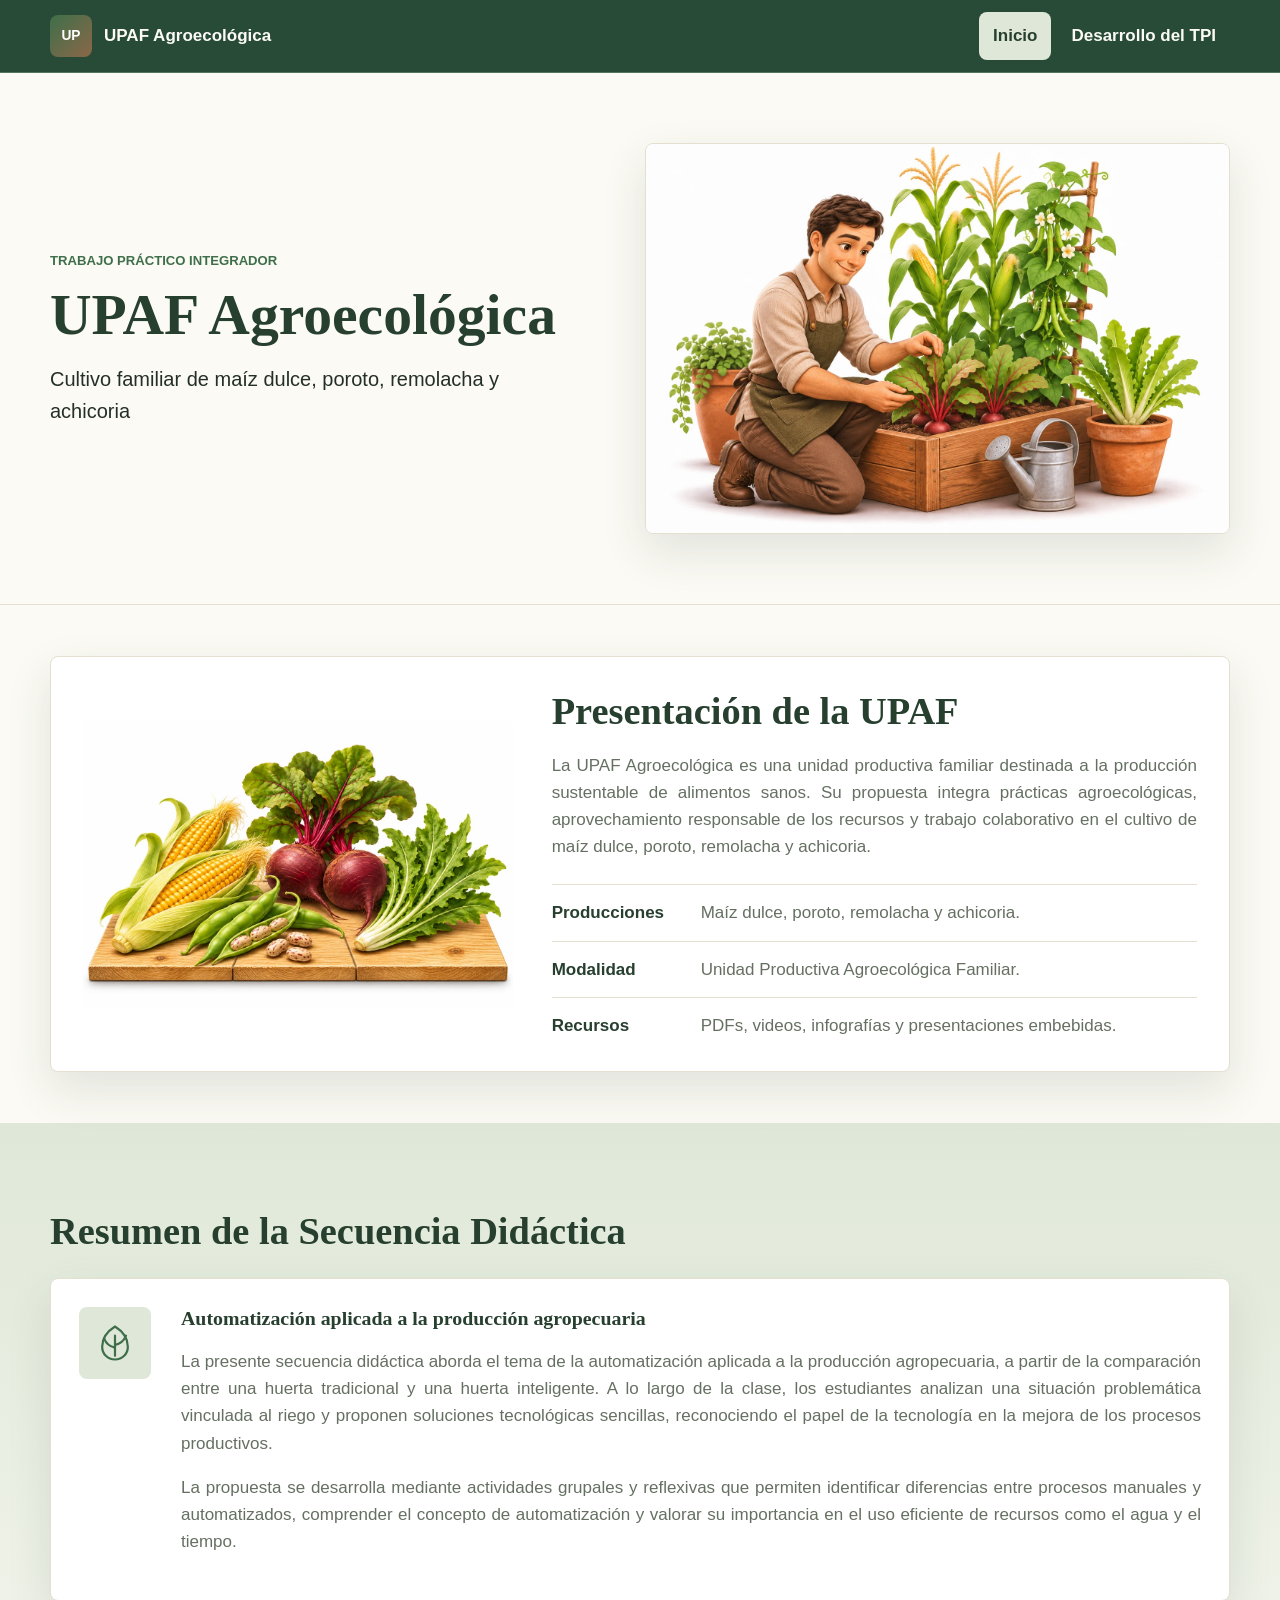
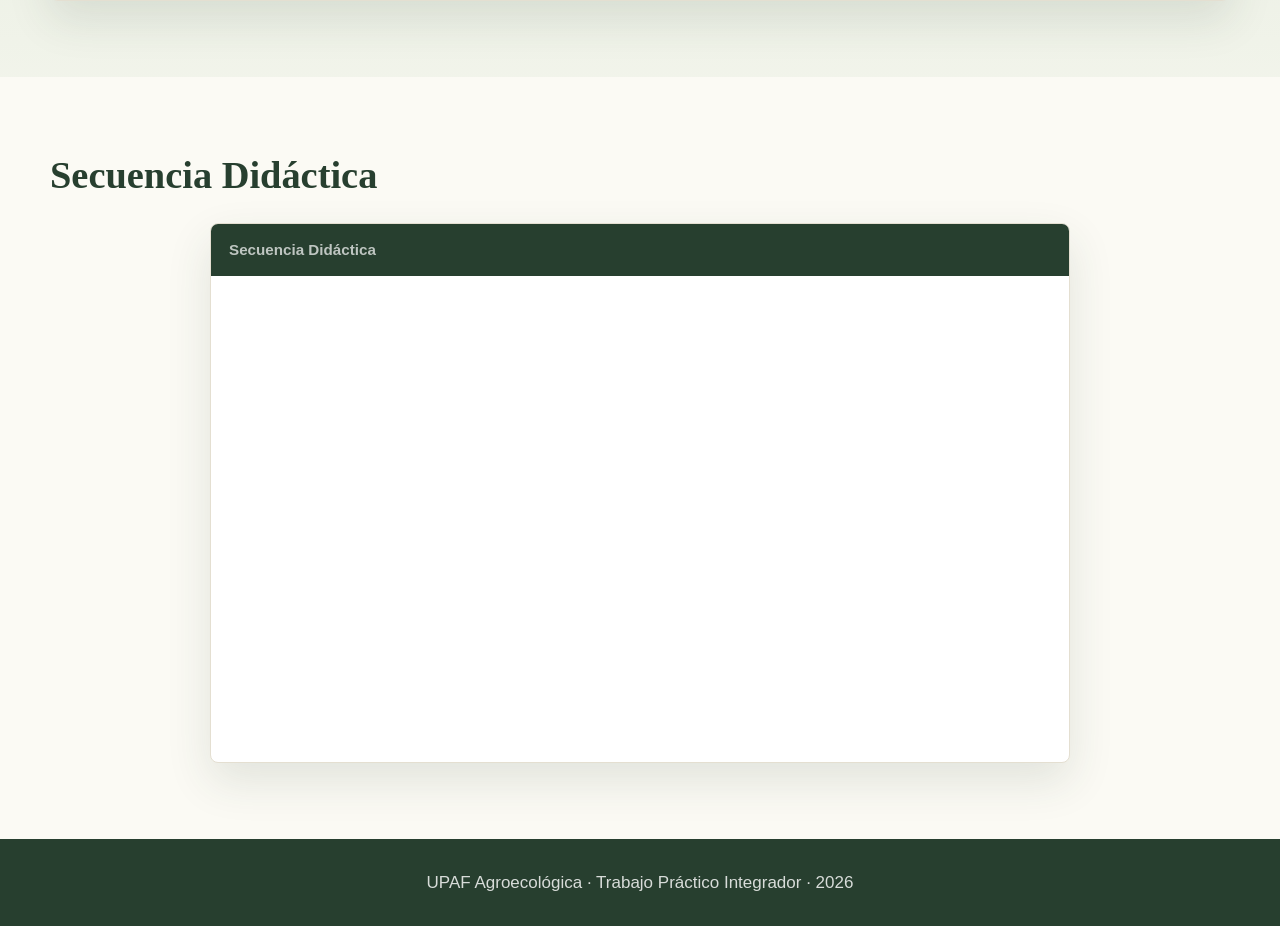
<file: index.html>
<!DOCTYPE html>
<html lang="es">
<head>
  <meta charset="UTF-8">
  <meta name="viewport" content="width=device-width, initial-scale=1.0">
  <title>UPAF Agroecológica</title>
  <link rel="stylesheet" href="styles.css">
  <style>
    .home-cover {
      background: var(--cream);
      border-bottom: 1px solid var(--line);
    }

    .home-cover-inner {
      display: grid;
      grid-template-columns: minmax(0, 1fr) minmax(0, 1.1fr);
      align-items: center;
      gap: clamp(24px, 5vw, 72px);
      width: min(100% - 32px, var(--max-width));
      margin-inline: auto;
      padding-block: clamp(40px, 5.5vw, 80px);
    }

    .home-cover-copy .eyebrow {
      margin-bottom: 14px;
      color: var(--green-700);
    }

    .home-cover h1 {
      color: var(--green-900);
      font-size: clamp(2.5rem, 4.5vw, 4.25rem);
      line-height: 1.03;
      overflow-wrap: anywhere;
    }

    .home-cover-subtitle {
      max-width: 42ch;
      margin: 18px 0 0;
      color: var(--ink);
      font-size: clamp(1rem, 1.7vw, 1.25rem);
    }

    .home-cover-image {
      display: block;
      width: 100%;
      height: auto;
      border: 1px solid var(--line);
      border-radius: var(--radius);
      box-shadow: var(--shadow);
    }

    .home-presentation {
      padding-block: clamp(28px, 4vw, 56px);
    }

    .home-presentation .content-panel {
      display: grid;
      grid-template-columns: minmax(0, 0.8fr) minmax(0, 1.2fr);
      align-items: center;
      gap: clamp(20px, 3vw, 40px);
    }

    .home-presentation-image {
      grid-column: 1;
      grid-row: 1;
      display: block;
      width: 100%;
      height: auto;
    }

    .home-presentation-copy {
      grid-column: 2;
    }

    @media (max-width: 760px) {
      .home-presentation .content-panel {
        grid-template-columns: minmax(0, 1fr);
      }

      .home-presentation-copy,
      .home-presentation-image {
        grid-column: auto;
        grid-row: auto;
      }
    }

    @media (max-width: 760px) {
      .home-cover-inner {
        grid-template-columns: 1fr;
      }
    }

    .content-panel p,
    .summary-card p {
      text-align: justify;
    }
  </style>
</head>
<body>
  <header class="site-header">
    <nav class="navbar" aria-label="Navegación principal">
      <a class="brand" href="index.html" aria-label="Ir al inicio">
        <span class="brand-mark" aria-hidden="true">UP</span>
        <span>UPAF Agroecológica</span>
      </a>

      <button class="nav-toggle" type="button" aria-label="Abrir menú" aria-expanded="false">
        <span></span>
        <span></span>
        <span></span>
      </button>

      <div class="nav-links">
        <a class="active" href="index.html">Inicio</a>
        <a href="desarrollo.html">Desarrollo del TPI</a>
      </div>
    </nav>
  </header>

  <main>
    <section class="home-cover" aria-labelledby="home-cover-title">
      <div class="home-cover-inner">
        <div class="home-cover-copy">
          <p class="eyebrow">Trabajo Práctico Integrador</p>
          <h1 id="home-cover-title">UPAF Agroecológica</h1>
          <p class="home-cover-subtitle">Cultivo familiar de maíz dulce, poroto, remolacha y achicoria</p>
        </div>

        <img
          class="home-cover-image"
          src="portada-huerta.webp"
          alt="Ilustración 3D de un joven cuidando los cultivos de una huerta familiar"
          width="1536"
          height="1024"
          fetchpriority="high">
      </div>
    </section>

    <section class="section home-presentation">
      <article class="content-panel reveal">
        <div class="home-presentation-copy">
          <h2>Presentación de la UPAF</h2>

          <p>
            La UPAF Agroecológica es una unidad productiva familiar destinada a la producción sustentable
            de alimentos sanos. Su propuesta integra prácticas agroecológicas, aprovechamiento responsable
            de los recursos y trabajo colaborativo en el cultivo de maíz dulce, poroto, remolacha y achicoria.
          </p>

          <dl class="data-list">
            <div>
              <dt>Producciones</dt>
              <dd>Maíz dulce, poroto, remolacha y achicoria.</dd>
            </div>

            <div>
              <dt>Modalidad</dt>
              <dd>Unidad Productiva Agroecológica Familiar.</dd>
            </div>

            <div>
              <dt>Recursos</dt>
              <dd>PDFs, videos, infografías y presentaciones embebidas.</dd>
            </div>
          </dl>
        </div>
        <img
          class="home-presentation-image"
          src="cultivos-upaf.webp"
          alt="Maíz dulce, porotos, remolachas y achicoria sobre tablones de madera"
          width="1200"
          height="800"
          loading="lazy"
          decoding="async">
      </article>
    </section>

    <section class="section soft-band">
      <div class="section-heading reveal">
        <p class="eyebrow"></p>
        <h2>Resumen de la Secuencia Didáctica</h2>
      </div>

      <article class="summary-card reveal">
        <div class="summary-icon" aria-hidden="true">
          <svg viewBox="0 0 48 48">
            <path d="M24 6c8 5 14 12 14 22 0 8-6 14-14 14S10 36 10 28C10 18 16 11 24 6Z"></path>
            <path d="M24 16v22"></path>
            <path d="M24 29c-6-1-10-5-12-10"></path>
            <path d="M24 26c6-1 10-5 12-10"></path>
          </svg>
        </div>

        <div>
          <h3>Automatización aplicada a la producción agropecuaria</h3>

          <p>
            La presente secuencia didáctica aborda el tema de la automatización aplicada a la producción
            agropecuaria, a partir de la comparación entre una huerta tradicional y una huerta inteligente.
            A lo largo de la clase, los estudiantes analizan una situación problemática vinculada al riego
            y proponen soluciones tecnológicas sencillas, reconociendo el papel de la tecnología en la mejora
            de los procesos productivos.
          </p>

          <p>
            La propuesta se desarrolla mediante actividades grupales y reflexivas que permiten identificar
            diferencias entre procesos manuales y automatizados, comprender el concepto de automatización
            y valorar su importancia en el uso eficiente de recursos como el agua y el tiempo.
          </p>
        </div>
      </article>
    </section>

    <section class="section">
      <div class="section-heading reveal">
        <h2>Secuencia Didáctica</h2>
      </div>

      <div class="embed-shell large reveal">
        <div class="embed-toolbar">
          <span>Secuencia Didáctica</span>
        </div>

        <iframe
          class="document-embed"
          title="Secuencia Didáctica"
          src="https://docs.google.com/document/d/e/2PACX-1vS4rLDnPW2MPdpsQBTANi0W0fSlacHZTo8EdYUgH3TrhfxqoQtCGMOrkkI7AzbZ5825nldWtmQhPQYa/pub?embedded=true"
          loading="lazy">
        </iframe>
      </div>
    </section>
  </main>

  <footer class="footer">
    <p>UPAF Agroecológica · Trabajo Práctico Integrador · 2026</p>
  </footer>

  <script src="script.js"></script>
</body>
</html>
</file>
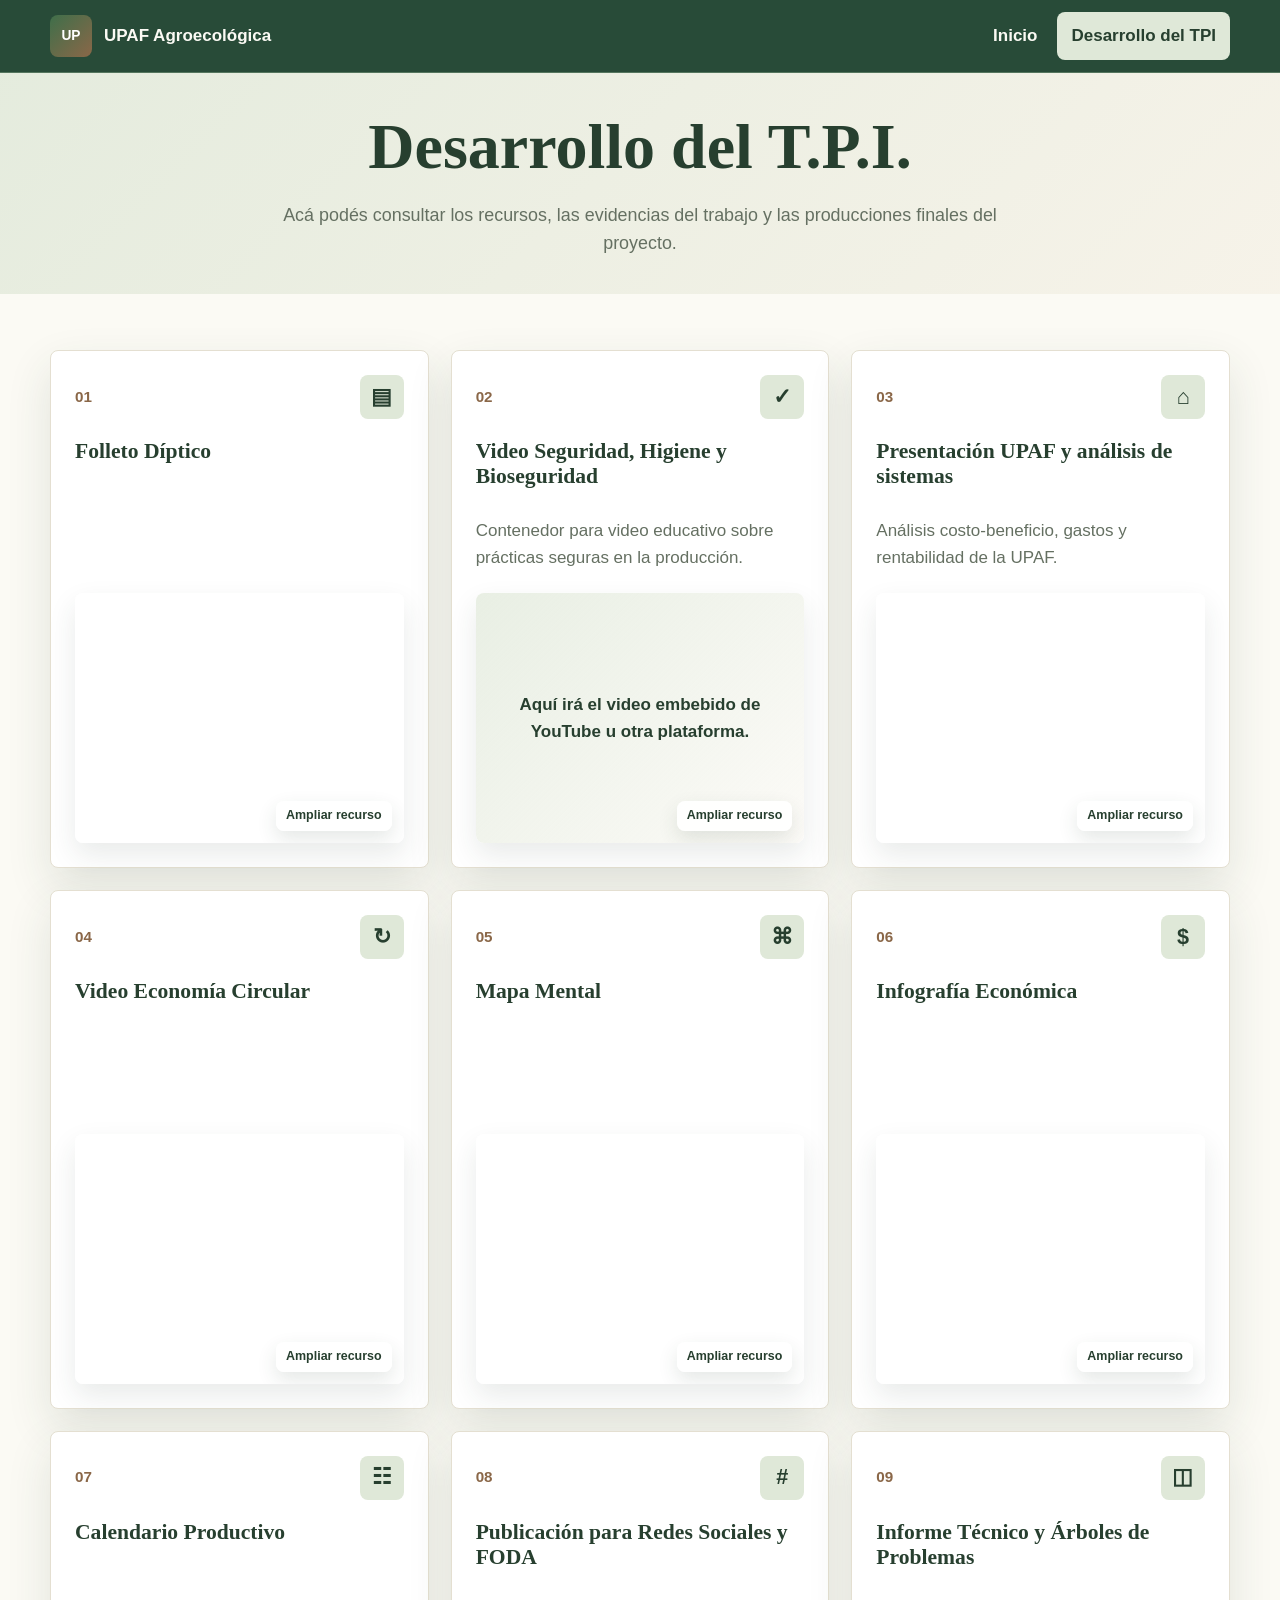
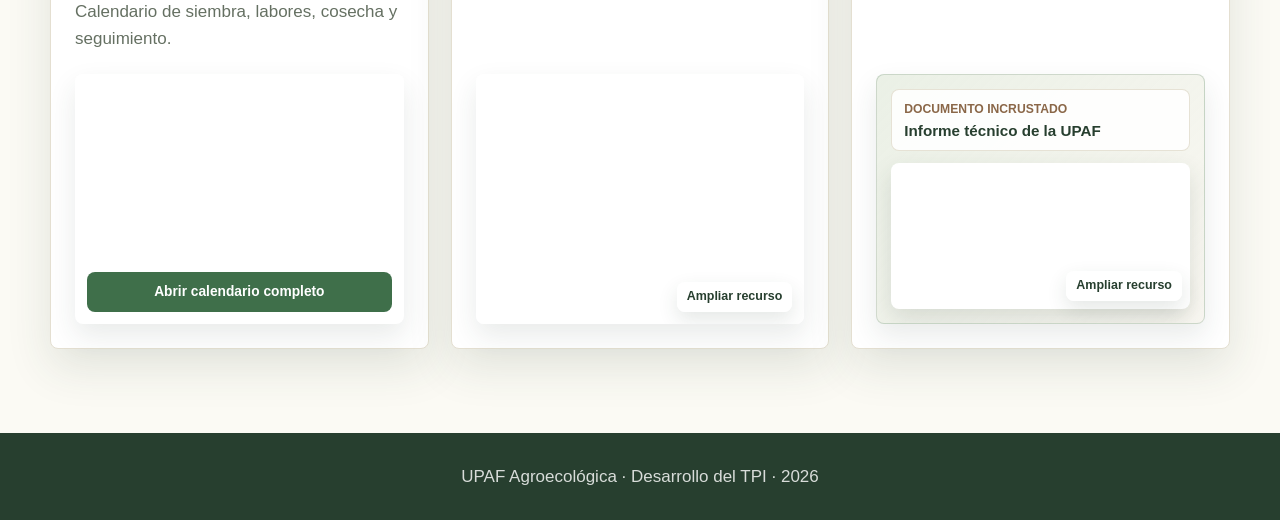
<file: desarrollo.html>
<!DOCTYPE html>
<html lang="es">
<head>
  <meta charset="UTF-8">
  <meta name="viewport" content="width=device-width, initial-scale=1.0">
  <title>Desarrollo del Trabajo Práctico</title>
  <link rel="stylesheet" href="styles.css">
  <style>
    .page-title.development-title {
      padding-block: clamp(24px, 3vw, 36px);
    }

    .development-title h1,
    .development-title p:not(.eyebrow) {
      margin-inline: auto;
      text-align: center;
    }

    .dashboard-grid:not(:has(.resource-card.is-expanded)) {
      grid-auto-rows: 1fr;
      align-items: stretch;
    }

    .dashboard-grid .resource-card:not(.is-expanded) .embed-tile {
      display: flex;
      flex-direction: column;
      flex: none;
      height: 250px;
      min-height: 0;
    }

    .dashboard-grid .resource-card:not(.is-expanded) .embed-tile > :is(iframe, .embed-canvas) {
      flex: 1 1 0;
      min-height: 0;
      height: auto !important;
    }

    .dashboard-grid .resource-card:not(.is-expanded) .report-preview-label {
      flex-shrink: 0;
    }
  </style>
</head>
<body>
  <header class="site-header">
    <nav class="navbar" aria-label="Navegación principal">
      <a class="brand" href="index.html">
        <span class="brand-mark" aria-hidden="true">UP</span>
        <span>UPAF Agroecológica</span>
      </a>

      <button class="nav-toggle" type="button" aria-label="Abrir menú" aria-expanded="false">
        <span></span>
        <span></span>
        <span></span>
      </button>

      <div class="nav-links">
        <a href="index.html">Inicio</a>
        <a class="active" href="desarrollo.html">Desarrollo del TPI</a>
      </div>
    </nav>
  </header>

  <main>
    <section class="page-title development-title">
      <div class="reveal">
        <h1>Desarrollo del T.P.I.</h1>
        <p>Acá podés consultar los recursos, las evidencias del trabajo y las producciones finales del proyecto.</p>
      </div>
    </section>

    <section class="dashboard-grid" aria-label="Ítems del trabajo práctico integrador">
      <article class="resource-card reveal">
        <div class="card-topline">
          <span class="item-number">01</span>
          <span class="card-icon" aria-hidden="true">▤</span>
        </div>

        <h2>Folleto Díptico</h2>
        
        <div class="embed-tile" role="button" tabindex="0" aria-expanded="false">
          <iframe
            class="canva-diptico-embed"
            title="Folleto Díptico - UPAF"
            src="https://www.canva.com/design/DAHMgf7BqwM/Q78pcGHdsYxn1C11ywBVEQ/view?embed"
            loading="lazy"
            allowfullscreen
            allow="fullscreen">
          </iframe>

          <span class="tile-action">Ampliar recurso</span>
        </div>
      </article>

      <article class="resource-card reveal">
        <div class="card-topline">
          <span class="item-number">02</span>
          <span class="card-icon" aria-hidden="true">✓</span>
        </div>

        <h2>Video Seguridad, Higiene y Bioseguridad</h2>
        <p>Contenedor para video educativo sobre prácticas seguras en la producción.</p>

        <div class="embed-tile video-tile" role="button" tabindex="0" aria-expanded="false">
          <div class="embed-canvas">Aquí irá el video embebido de YouTube u otra plataforma.</div>
          <span class="tile-action">Ampliar recurso</span>
        </div>
      </article>

      <article class="resource-card reveal">
  <div class="card-topline">
    <span class="item-number">03</span>
    <span class="card-icon" aria-hidden="true">⌂</span>
  </div>

  <h2>Presentación UPAF y análisis de sistemas</h2>
  <p>Análisis costo-beneficio, gastos y rentabilidad de la UPAF.</p>

  <div class="embed-tile" role="button" tabindex="0" aria-expanded="false">
    <iframe
      class="canva-presentacion-embed"
      title="Presentación UPAF y análisis de sistemas"
      src="https://www.canva.com/design/DAHNQ29NrTk/dgDT2QMXh6luUV_XUjzPig/view?embed"
      loading="lazy"
      allowfullscreen
      allow="fullscreen">
    </iframe>

    <span class="tile-action">Ampliar recurso</span>
  </div>
</article>

      <article class="resource-card reveal">
  <div class="card-topline">
    <span class="item-number">04</span>
    <span class="card-icon" aria-hidden="true">↻</span>
  </div>

  <h2>Video Economía Circular</h2>
  
  <div class="embed-tile" role="button" tabindex="0" aria-expanded="false">
    <iframe
      class="canva-reel-embed"
      title="Video Economía Circular - Ítem 4"
      src="https://www.canva.com/design/DAHNXpy8evI/AhHV9vnSu8hOn-l5vkQZ5Q/watch?embed"
      loading="lazy"
      allowfullscreen
      allow="fullscreen">
    </iframe>

    <span class="tile-action">Ampliar recurso</span>
  </div>
</article>

       <article class="resource-card reveal">
  <div class="card-topline">
    <span class="item-number">05</span>
    <span class="card-icon" aria-hidden="true">⌘</span>
  </div>

  <h2>Mapa Mental</h2>
   
  <div class="embed-tile" role="button" tabindex="0" aria-expanded="false">
    <iframe
      class="canva-mapa-embed"
      title="Mapa Mental - Ítem 5"
      src="https://www.canva.com/design/DAHNTHBn_Vk/5OiLthMcTfbMWeRsR-VQDQ/view?embed"
      loading="lazy"
      allowfullscreen
      allow="fullscreen">
    </iframe>

    <span class="tile-action">Ampliar recurso</span>
  </div>
</article>

      <article class="resource-card reveal">
        <div class="card-topline">
          <span class="item-number">06</span>
          <span class="card-icon" aria-hidden="true">$</span>
        </div>

        <h2>Infografía Económica</h2>
        
        <div class="embed-tile" role="button" tabindex="0" aria-expanded="false">
          <iframe
            class="canva-infografia-embed"
            title="Análisis Costo-Beneficio y Rentabilidad de la UPAF Agroecológica"
            src="https://www.canva.com/design/DAHMsOQF4Qk/QjlqjZx2T0Th_l57SHjaow/view?embed"
            loading="lazy"
            allowfullscreen
            allow="fullscreen">
          </iframe>

          <span class="tile-action">Ampliar recurso</span>
        </div>
      </article>

      <article class="resource-card reveal">
  <div class="card-topline">
    <span class="item-number">07</span>
    <span class="card-icon" aria-hidden="true">☷</span>
  </div>

  <h2>Calendario Productivo</h2>
  <p>Calendario de siembra, labores, cosecha y seguimiento.</p>

  <div class="embed-tile canva-link-preview" aria-expanded="false">
    <iframe
      class="canva-calendario-embed"
      title="Calendario Productivo - Ítem 7"
      src="https://www.canva.com/design/DAHNTU8saII/o8NNFiSehuzFxORWzKnD2g/view?embed"
      loading="lazy"
      allowfullscreen
      allow="fullscreen">
    </iframe>

    <a
      class="open-resource-layer"
      href="https://www.canva.com/design/DAHNTU8saII/o8NNFiSehuzFxORWzKnD2g/view"
      target="_blank"
      rel="noopener"
      aria-label="Abrir calendario productivo">
    </a>

    <a
      class="resource-link"
      href="https://www.canva.com/design/DAHNTU8saII/o8NNFiSehuzFxORWzKnD2g/view"
      target="_blank"
      rel="noopener">
      Abrir calendario completo
    </a>
  </div>
</article>

      <article class="resource-card reveal">
        <div class="card-topline">
          <span class="item-number">08</span>
          <span class="card-icon" aria-hidden="true">#</span>
        </div>

        <h2>Publicación para Redes Sociales y FODA</h2>

        <div class="embed-tile" role="button" tabindex="0" aria-expanded="false">
          <iframe
            class="facebook-embed"
            title="Publicación en Facebook sobre la UPAF"
            src="https://www.facebook.com/plugins/post.php?href=https%3A%2F%2Fwww.facebook.com%2Fpermalink.php%3Fstory_fbid%3Dpfbid021XGgcSFDcW9GxDCyUX4ro1nxo2UN8PsGBqVs6NQ2mXGyNm9vTJs4uSeEaK51vmCpl%26id%3D100057621193525&show_text=true&width=500"
            loading="lazy"
            allowfullscreen
            allow="autoplay; clipboard-write; encrypted-media; picture-in-picture; web-share">
          </iframe>

          <span class="tile-action">Ampliar recurso</span>
        </div>
      </article>

      <article class="resource-card reveal">
        <div class="card-topline">
          <span class="item-number">09</span>
          <span class="card-icon" aria-hidden="true">◫</span>
        </div>

        <h2>Informe Técnico y Árboles de Problemas</h2>
        
        <div class="embed-tile report-preview" role="button" tabindex="0" aria-expanded="false">
          <div class="report-preview-label">
            <span>Documento incrustado</span>
            <strong>Informe técnico de la UPAF</strong>
          </div>

          <iframe
            class="calameo-embed"
            title="Informe Sobre Problemática en la UPAF"
            src="https://v.calameo.com/?bkcode=0082476121a59935789cb&mode=viewer&view=book"
            loading="lazy"
            allowfullscreen>
          </iframe>

          <span class="tile-action">Ampliar recurso</span>
        </div>
      </article>
    </section>
  </main>

  <footer class="footer">
    <p>UPAF Agroecológica · Desarrollo del TPI · 2026</p>
  </footer>

  <script src="script.js"></script>
  <script>
    document.querySelectorAll('.embed-tile[role="button"]').forEach((preview) => {
      const card = preview.closest(".resource-card");
      const action = preview.querySelector(".tile-action");
      const iframe = preview.querySelector("iframe");

      if (iframe) iframe.inert = true;

      function togglePreview() {
        const expanded = card.classList.toggle("is-expanded");
        preview.setAttribute("aria-expanded", String(expanded));
        action.textContent = expanded ? "Reducir recurso" : "Ampliar recurso";
        if (iframe) iframe.inert = !expanded;
        if (expanded) card.scrollIntoView({ block: "start" });
      }

      preview.addEventListener("click", togglePreview);
      preview.addEventListener("keydown", (event) => {
        if (event.target === preview && (event.key === "Enter" || event.key === " ")) {
          event.preventDefault();
          togglePreview();
        }
      });
    });
  </script>
</body>
</html>
</file>
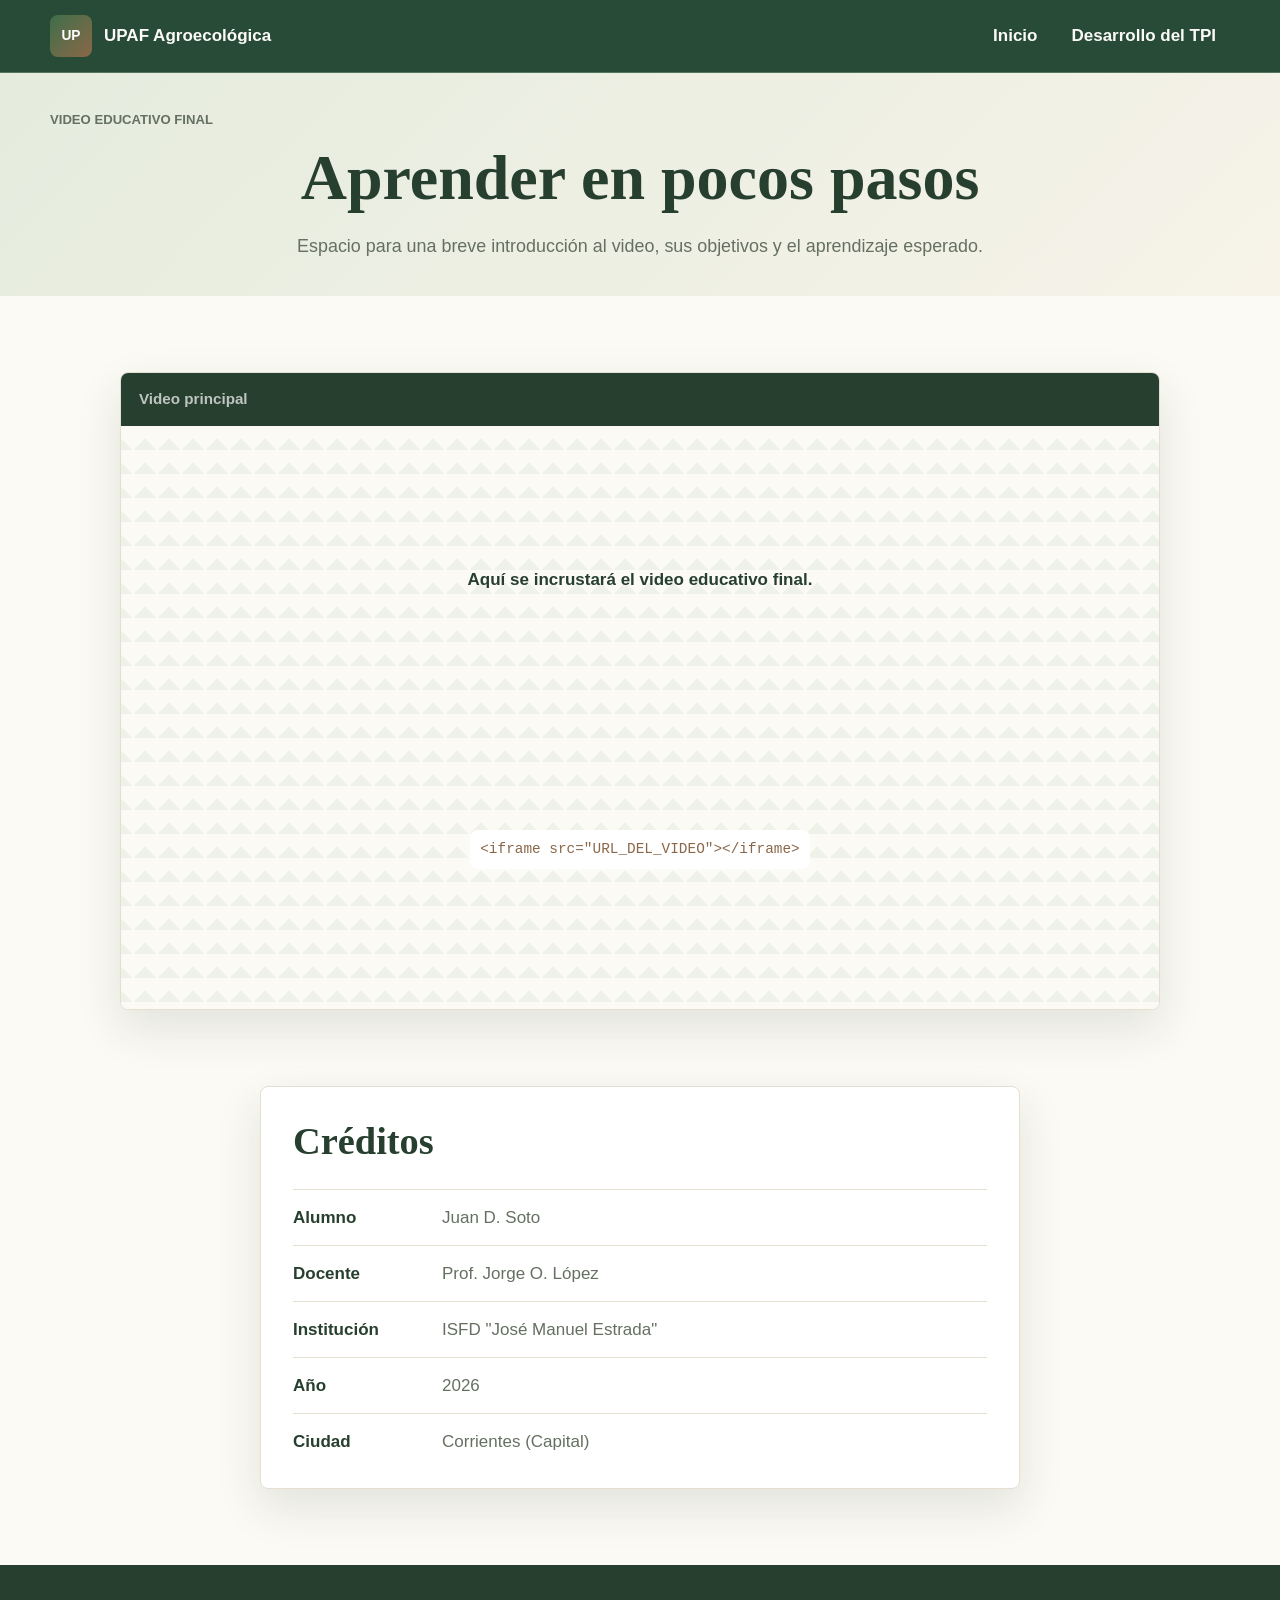
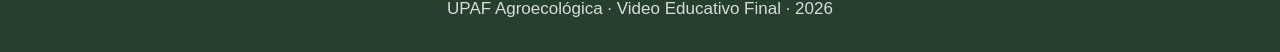
<file: video.html>
<!DOCTYPE html>
<html lang="es">
<head>
  <meta charset="UTF-8">
  <meta name="viewport" content="width=device-width, initial-scale=1.0">
  <title>Video Educativo Final</title>
  <link rel="stylesheet" href="styles.css">
  <style>
    .page-title.video-title {
      padding-block: clamp(24px, 3vw, 36px);
    }

    .video-title h1,
    .video-title p:not(.eyebrow) {
      margin-inline: auto;
      text-align: center;
    }
  </style>
</head>
<body>
  <header class="site-header">
    <nav class="navbar" aria-label="Navegación principal">
      <a class="brand" href="index.html">
        <span class="brand-mark" aria-hidden="true">UP</span>
        <span>UPAF Agroecológica</span>
      </a>
      <button class="nav-toggle" type="button" aria-label="Abrir menú" aria-expanded="false">
        <span></span>
        <span></span>
        <span></span>
      </button>
      <div class="nav-links">
        <a href="index.html">Inicio</a>
        <a href="desarrollo.html">Desarrollo del TPI</a>
      </div>
    </nav>
  </header>

  <main>
    <section class="page-title video-title">
      <div class="reveal">
        <p class="eyebrow">Video Educativo Final</p>
        <h1>Aprender en pocos pasos</h1>
        <p>Espacio para una breve introducción al video, sus objetivos y el aprendizaje esperado.</p>
      </div>
    </section>

    <section class="section">
      <div class="embed-shell video-shell reveal">
        <div class="embed-toolbar">
          <span>Video principal</span>
        </div>
        <div class="video-placeholder">
          <p>Aquí se incrustará el video educativo final.</p>
          <code>&lt;iframe src="URL_DEL_VIDEO"&gt;&lt;/iframe&gt;</code>
        </div>
      </div>
    </section>

    <section class="section credits-section">
      <div class="credits-card reveal">
        <h2>Créditos</h2>
        <dl class="credits-list">
          <div>
            <dt>Alumno</dt>
            <dd>Juan D. Soto</dd>
          </div>
          <div>
            <dt>Docente</dt>
            <dd>Prof. Jorge O. López</dd>
          </div>
          <div>
            <dt>Institución</dt>
            <dd>ISFD "José Manuel Estrada"</dd>
          </div>
          <div>
            <dt>Año</dt>
            <dd>2026</dd>
          </div>
          <div>
            <dt>Ciudad</dt>
            <dd>Corrientes (Capital)</dd>
          </div>
        </dl>
      </div>
    </section>
  </main>

  <footer class="footer">
    <p>UPAF Agroecológica · Video Educativo Final · 2026</p>
  </footer>

  <script src="script.js"></script>
</body>
</html>
</file>
<file: styles.css>
:root {
  --green-900: #273f2f;
  --green-700: #3f6f4a;
  --green-500: #6e9a65;
  --sage: #dfe8d8;
  --earth: #8a6748;
  --clay: #c98f5f;
  --beige: #f4efe3;
  --cream: #fbfaf4;
  --white: #ffffff;
  --ink: #243027;
  --muted: #657062;
  --line: #e4dfd1;
  --shadow: 0 18px 45px rgba(39, 63, 47, 0.12);
  --radius: 8px;
  --max-width: 1180px;
}

/* Base global */
* {
  box-sizing: border-box;
}

html {
  scroll-behavior: smooth;
}

body {
  margin: 0;
  color: var(--ink);
  background: var(--cream);
  font-family: "Segoe UI", "Source Sans Pro", Arial, sans-serif;
  font-size: 17px;
  line-height: 1.6;
}

a {
  color: inherit;
  text-decoration: none;
}

button {
  font: inherit;
}

/* Navegación fija */
.site-header {
  position: sticky;
  top: 0;
  z-index: 100;
  border-bottom: 1px solid #55765e;
  background: #284b38;
}

.navbar {
  display: flex;
  align-items: center;
  justify-content: space-between;
  width: min(100% - 32px, var(--max-width));
  min-height: 72px;
  margin: 0 auto;
  gap: 24px;
}

.brand {
  display: inline-flex;
  align-items: center;
  gap: 12px;
  font-weight: 700;
  color: var(--cream);
}

.brand-mark {
  display: grid;
  place-items: center;
  width: 42px;
  height: 42px;
  border-radius: var(--radius);
  color: var(--white);
  background: linear-gradient(135deg, var(--green-700), var(--earth));
  font-size: 0.86rem;
  letter-spacing: 0;
}

.nav-links {
  display: flex;
  align-items: center;
  gap: 6px;
}

.nav-links a {
  padding: 10px 14px;
  border-radius: var(--radius);
  color: var(--cream);
  font-weight: 600;
  transition: background 180ms ease, color 180ms ease;
}

.nav-links a:hover,
.nav-links a.active {
  color: var(--green-900);
  background: var(--sage);
}

.site-header :is(a, button):focus-visible {
  outline: 2px solid var(--cream);
  outline-offset: 3px;
}

.nav-toggle {
  display: none;
  width: 44px;
  height: 44px;
  border: 1px solid #86a28a;
  border-radius: var(--radius);
  background: transparent;
}

.nav-toggle span {
  display: block;
  width: 20px;
  height: 2px;
  margin: 5px auto;
  background: var(--cream);
  transition: transform 180ms ease, opacity 180ms ease;
}

/* Portadas y encabezados */
.hero {
  display: grid;
  align-items: end;
  min-height: 520px;
  padding: 132px 24px 76px;
  color: var(--white);
  background:
    linear-gradient(90deg, rgba(39, 63, 47, 0.86), rgba(39, 63, 47, 0.5)),
    radial-gradient(circle at 82% 18%, rgba(224, 180, 91, 0.34), transparent 30%),
    linear-gradient(135deg, #2f5e3d, #9b7b54);
}

.home-hero {
  position: relative;
  overflow: hidden;
}

.home-hero::after {
  content: "";
  position: absolute;
  inset: auto 0 0;
  height: 138px;
  background:
    linear-gradient(165deg, transparent 52%, rgba(251, 250, 244, 0.96) 53%),
    linear-gradient(185deg, transparent 42%, rgba(132, 168, 108, 0.38) 43%);
  pointer-events: none;
}

.hero-content,
.page-title > div,
.section,
.dashboard-grid {
  width: min(100% - 32px, var(--max-width));
  margin: 0 auto;
}

.hero-content {
  position: relative;
  z-index: 1;
}

.eyebrow {
  margin: 0 0 10px;
  color: var(--clay);
  font-size: 0.82rem;
  font-weight: 700;
  letter-spacing: 0;
  text-transform: uppercase;
}

h1,
h2,
h3 {
  margin: 0;
  color: var(--green-900);
  font-family: Georgia, "Times New Roman", serif;
  line-height: 1.18;
}

.hero h1 {
  max-width: 760px;
  color: var(--white);
  font-size: clamp(2.75rem, 7vw, 5.6rem);
}

.hero-subtitle {
  max-width: 680px;
  margin: 18px 0 0;
  color: rgba(255, 255, 255, 0.88);
  font-size: clamp(1.1rem, 2.3vw, 1.45rem);
}

/* Secciones de contenido */
.section {
  padding: 76px 0;
}

.section-grid {
  display: grid;
  grid-template-columns: minmax(0, 1fr) minmax(320px, 0.9fr);
  align-items: center;
  gap: 34px;
}

.media-frame,
.content-panel,
.summary-card,
.resource-card,
.credits-card,
.embed-shell {
  border: 1px solid var(--line);
  border-radius: var(--radius);
  background: var(--white);
  box-shadow: var(--shadow);
}

.media-frame {
  padding: 14px;
}

.image-placeholder {
  display: grid;
  min-height: 360px;
  overflow: hidden;
  border-radius: var(--radius);
  background: var(--beige);
}

.image-placeholder svg {
  width: 100%;
  height: 100%;
  min-height: 280px;
}

.image-placeholder p {
  margin: 0;
  padding: 16px 18px;
  color: var(--muted);
  background: var(--white);
  font-weight: 600;
}

.content-panel {
  padding: 32px;
}

.content-panel h2,
.section-heading h2,
.credits-card h2 {
  font-size: clamp(1.75rem, 3vw, 2.55rem);
}

.content-panel p,
.summary-card p,
.page-title p,
.resource-card p {
  color: var(--muted);
}

.data-list,
.credits-list {
  display: grid;
  gap: 14px;
  margin: 24px 0 0;
}

.data-list div,
.credits-list div {
  display: grid;
  grid-template-columns: 135px 1fr;
  gap: 14px;
  padding-top: 14px;
  border-top: 1px solid var(--line);
}

dt {
  color: var(--green-900);
  font-weight: 700;
}

dd {
  margin: 0;
  color: var(--muted);
}

.soft-band {
  width: 100%;
  max-width: none;
  padding-right: max(16px, calc((100% - var(--max-width)) / 2));
  padding-left: max(16px, calc((100% - var(--max-width)) / 2));
  background: linear-gradient(180deg, var(--sage), rgba(223, 232, 216, 0.35));
}

.section-heading {
  margin-bottom: 24px;
}

.summary-card {
  display: grid;
  grid-template-columns: 82px 1fr;
  gap: 20px;
  padding: 28px;
}

.summary-icon {
  display: grid;
  place-items: center;
  width: 72px;
  height: 72px;
  border-radius: var(--radius);
  color: var(--green-700);
  background: var(--sage);
}

.summary-icon svg {
  width: 44px;
  height: 44px;
  fill: none;
  stroke: currentColor;
  stroke-width: 2.4;
  stroke-linecap: round;
  stroke-linejoin: round;
}

/* Contenedores preparados para recursos embebidos */
.embed-shell {
  overflow: hidden;
}

.embed-shell.large {
  min-height: 540px;
}

.embed-toolbar {
  display: flex;
  align-items: center;
  justify-content: space-between;
  gap: 16px;
  padding: 14px 18px;
  color: var(--white);
  background: var(--green-900);
  font-size: 0.95rem;
  font-weight: 700;
}

.embed-toolbar span:last-child {
  color: rgba(255, 255, 255, 0.7);
  font-weight: 600;
}

.embed-placeholder,
.video-placeholder {
  display: grid;
  place-items: center;
  min-height: 460px;
  padding: 28px;
  text-align: center;
  background:
    linear-gradient(45deg, rgba(223, 232, 216, 0.45) 25%, transparent 25%),
    linear-gradient(-45deg, rgba(223, 232, 216, 0.45) 25%, transparent 25%),
    var(--cream);
  background-size: 24px 24px;
}

.embed-placeholder p,
.video-placeholder p {
  margin: 0;
  color: var(--green-900);
  font-weight: 700;
}

code {
  display: inline-block;
  max-width: 100%;
  margin-top: 12px;
  padding: 8px 10px;
  overflow-wrap: anywhere;
  border-radius: var(--radius);
  color: var(--earth);
  background: var(--white);
  font-size: 0.9rem;
}

.page-title {
  padding: 132px 0 48px;
  background: linear-gradient(135deg, rgba(223, 232, 216, 0.8), rgba(244, 239, 227, 0.65));
}

.page-title h1 {
  max-width: 840px;
  font-size: clamp(2.2rem, 5vw, 4rem);
}

.page-title p:not(.eyebrow) {
  max-width: 720px;
  margin: 16px 0 0;
  font-size: 1.12rem;
}

.dashboard-grid {
  display: grid;
  grid-template-columns: repeat(3, minmax(0, 1fr));
  gap: 22px;
  padding: 56px 0 84px;
}

.resource-card {
  display: flex;
  flex-direction: column;
  min-height: 360px;
  padding: 24px;
  transition: transform 180ms ease, box-shadow 180ms ease, border-color 180ms ease;
}

.resource-card:hover {
  transform: translateY(-4px);
  border-color: rgba(63, 111, 74, 0.34);
  box-shadow: 0 22px 54px rgba(39, 63, 47, 0.16);
}

.card-topline {
  display: flex;
  align-items: center;
  justify-content: space-between;
  margin-bottom: 20px;
}

.item-number {
  color: var(--earth);
  font-size: 0.95rem;
  font-weight: 800;
}

.card-icon {
  display: grid;
  place-items: center;
  width: 44px;
  height: 44px;
  border-radius: var(--radius);
  color: var(--green-900);
  background: var(--sage);
  font-size: 1.35rem;
  font-weight: 800;
}

.resource-card h2 {
  min-height: 64px;
  font-size: 1.35rem;
}

.resource-card p {
  flex: 1;
  margin: 14px 0 22px;
}

.embed-toggle {
  align-self: flex-start;
  border: 0;
  border-radius: var(--radius);
  padding: 10px 16px;
  color: var(--white);
  background: var(--green-700);
  cursor: pointer;
  font-weight: 700;
  transition: background 180ms ease, transform 180ms ease;
}

.embed-toggle:hover {
  background: var(--green-900);
  transform: translateY(-1px);
}

.card-embed {
  margin-top: 18px;
}

.embed-placeholder.compact {
  min-height: 190px;
  border: 1px dashed rgba(63, 111, 74, 0.45);
  border-radius: var(--radius);
  color: var(--muted);
  font-weight: 700;
}

.embed-shell iframe,
.card-embed iframe {
  display: block;
  width: 100%;
  min-height: 460px;
  border: 0;
  background: var(--white);
}

.card-embed iframe {
  min-height: 260px;
  border: 1px solid var(--line);
  border-radius: var(--radius);
}

.video-shell {
  max-width: 1040px;
  margin: 0 auto;
}

.video-placeholder {
  min-height: 560px;
  aspect-ratio: 16 / 9;
}

.credits-section {
  padding-top: 0;
}

.credits-card {
  max-width: 760px;
  margin: 0 auto;
  padding: 32px;
}

.footer {
  padding: 30px 16px;
  color: rgba(255, 255, 255, 0.82);
  background: var(--green-900);
  text-align: center;
}

.footer p {
  margin: 0;
}

/* Animaciones suaves de aparición */
.reveal {
  opacity: 0;
  transform: translateY(18px);
  transition: opacity 520ms ease, transform 520ms ease;
}

.reveal.is-visible {
  opacity: 1;
  transform: translateY(0);
}

/* Adaptación a tablets y móviles */
@media (max-width: 940px) {
  .section-grid,
  .dashboard-grid {
    grid-template-columns: repeat(2, minmax(0, 1fr));
  }

  .section-grid {
    grid-template-columns: 1fr;
  }
}

@media (max-width: 720px) {
  body {
    font-size: 16px;
  }

  .navbar {
    min-height: 64px;
  }

  .nav-toggle {
    display: inline-block;
  }

  .nav-links {
    position: fixed;
    top: 64px;
    right: 16px;
    left: 16px;
    display: grid;
    gap: 8px;
    padding: 12px;
    border: 1px solid #86a28a;
    border-radius: var(--radius);
    background: #284b38;
    box-shadow: var(--shadow);
    transform: translateY(-12px);
    opacity: 0;
    pointer-events: none;
    transition: opacity 180ms ease, transform 180ms ease;
  }

  .nav-links.is-open {
    transform: translateY(0);
    opacity: 1;
    pointer-events: auto;
  }

  .nav-toggle.is-open span:nth-child(1) {
    transform: translateY(7px) rotate(45deg);
  }

  .nav-toggle.is-open span:nth-child(2) {
    opacity: 0;
  }

  .nav-toggle.is-open span:nth-child(3) {
    transform: translateY(-7px) rotate(-45deg);
  }

  .hero {
    min-height: 470px;
    padding: 112px 20px 72px;
  }

  .section {
    padding: 54px 0;
  }

  .soft-band {
    padding-top: 54px;
    padding-bottom: 54px;
  }

  .dashboard-grid {
    grid-template-columns: 1fr;
    padding-top: 38px;
  }

  .summary-card,
  .data-list div,
  .credits-list div {
    grid-template-columns: 1fr;
  }

  .resource-card {
    min-height: auto;
  }

  .resource-card h2 {
    min-height: 0;
  }

  .embed-toolbar {
    align-items: flex-start;
    flex-direction: column;
  }

  .embed-placeholder,
  .video-placeholder {
    min-height: 330px;
  }
}

@media (prefers-reduced-motion: reduce) {
  *,
  *::before,
  *::after {
    scroll-behavior: auto !important;
    transition-duration: 0.01ms !important;
    animation-duration: 0.01ms !important;
  }
}

/* Corrección para tarjetas con recursos incrustados en desarrollo.html */

.dashboard-grid {
  align-items: start;
}

.resource-card {
  scroll-margin-top: 96px;
}

.resource-card.is-expanded {
  grid-column: 1 / -1;
  min-height: auto;
}

.resource-card.is-expanded:hover {
  transform: none;
}

.embed-tile {
  position: relative;
  display: block;
  width: 100%;
  min-height: 210px;
  margin-top: auto;
  overflow: hidden;
  border-radius: var(--radius);
  background: var(--white);
  cursor: pointer;
  isolation: isolate;
  box-shadow: 0 12px 28px rgba(39, 63, 47, 0.1);
  transition: transform 180ms ease, box-shadow 180ms ease;
}

.embed-tile:hover,
.embed-tile:focus-visible {
  transform: translateY(-2px);
  box-shadow: 0 18px 38px rgba(39, 63, 47, 0.16);
  outline: 3px solid rgba(110, 154, 101, 0.24);
  outline-offset: 3px;
}

.embed-tile iframe {
  display: block;
  width: 100%;
  max-width: 100%;
  height: 210px;
  border: 0;
  background: var(--white);
}

.embed-tile .embed-canvas {
  display: grid;
  place-items: center;
  min-height: 210px;
  padding: 22px;
  color: var(--green-900);
  background:
    linear-gradient(135deg, rgba(223, 232, 216, 0.7), rgba(244, 239, 227, 0.28)),
    var(--white);
  text-align: center;
  font-weight: 700;
}

.embed-tile.video-tile .embed-canvas {
  aspect-ratio: 16 / 9;
}

.embed-tile .canva-diptico-embed,
.embed-tile .canva-calendario-embed {
  height: 360px;
}

.embed-tile .canva-infografia-embed {
  height: 420px;
}

.embed-tile .facebook-embed {
  max-width: 500px;
  height: 538px;
  margin: 0 auto;
}

.embed-tile .calameo-embed {
  width: 100%;
  max-width: 100%;
  height: 300px;
  margin: 0 auto;
  border: 0;
}

.tile-action {
  position: absolute;
  right: 12px;
  bottom: 12px;
  z-index: 20;
  padding: 5px 10px;
  border-radius: var(--radius);
  color: var(--green-900);
  background: rgba(255, 255, 255, 0.95);
  box-shadow: 0 8px 20px rgba(39, 63, 47, 0.12);
  font-size: 0.78rem;
  font-weight: 800;
  pointer-events: auto;
}

.resource-card.is-expanded .embed-tile {
  min-height: 580px;
  margin-top: 20px;
  box-shadow: none;
}

.resource-card.is-expanded .embed-tile iframe {
  height: 580px;
}

.resource-card.is-expanded .embed-tile .embed-canvas {
  min-height: 580px;
  padding: 34px;
  background: var(--white);
}

.resource-card.is-expanded .embed-tile .canva-diptico-embed,
.resource-card.is-expanded .embed-tile .canva-calendario-embed {
  height: 720px;
}

.resource-card.is-expanded .embed-tile .canva-infografia-embed {
  height: 980px;
}

.resource-card.is-expanded .embed-tile .facebook-embed {
  height: 620px;
}

.resource-card.is-expanded .embed-tile .calameo-embed {
  height: 580px;
}

@media (max-width: 720px) {
  .resource-card.is-expanded {
    grid-column: auto;
  }

  .embed-tile,
  .embed-tile iframe,
  .embed-tile .embed-canvas {
    min-height: 190px;
  }

  .embed-tile .canva-diptico-embed,
  .embed-tile .canva-calendario-embed {
    height: 320px;
    min-height: 320px;
  }

  .embed-tile .canva-infografia-embed {
    height: 420px;
    min-height: 420px;
  }

  .embed-tile .calameo-embed {
    height: 300px;
    min-height: 300px;
  }

  .resource-card.is-expanded .embed-tile,
  .resource-card.is-expanded .embed-tile iframe,
  .resource-card.is-expanded .embed-tile .embed-canvas {
    min-height: 420px;
  }

  .resource-card.is-expanded .embed-tile .canva-diptico-embed,
  .resource-card.is-expanded .embed-tile .canva-calendario-embed {
    height: 560px;
    min-height: 560px;
  }

  .resource-card.is-expanded .embed-tile .canva-infografia-embed {
    height: 760px;
    min-height: 760px;
  }

  .resource-card.is-expanded .embed-tile .calameo-embed {
    height: 520px;
    min-height: 520px;
  }
}


/* Mejora visual del ítem 9 - Informe / reporte */

.report-preview {
  padding: 14px;
  background:
    linear-gradient(135deg, rgba(223, 232, 216, 0.65), rgba(244, 239, 227, 0.45)),
    #ffffff;
  border: 1px solid rgba(63, 111, 74, 0.22);
}

.report-preview-label {
  display: grid;
  gap: 2px;
  margin-bottom: 12px;
  padding: 10px 12px;
  border-radius: 8px;
  color: #273f2f;
  background: rgba(255, 255, 255, 0.88);
  border: 1px solid rgba(228, 223, 209, 0.9);
}

.report-preview-label span {
  color: #8a6748;
  font-size: 0.76rem;
  font-weight: 800;
  text-transform: uppercase;
  letter-spacing: 0;
}

.report-preview-label strong {
  font-size: 0.95rem;
  line-height: 1.25;
}

.report-preview .calameo-embed {
  display: block;
  width: 100% !important;
  max-width: 100% !important;
  height: 340px !important;
  border: 0 !important;
  border-radius: 8px;
  background: #ffffff;
  box-shadow: 0 10px 24px rgba(39, 63, 47, 0.14);
}

.resource-card.is-expanded .report-preview .calameo-embed {
  height: 640px !important;
}

.report-preview .tile-action {
  right: 22px;
  bottom: 22px;
}

@media (max-width: 720px) {
  .report-preview .calameo-embed {
    height: 320px !important;
  }

  .resource-card.is-expanded .report-preview .calameo-embed {
    height: 540px !important;
  }
}


/* Centrar encabezado principal de la página Desarrollo */

.dashboard-title {
  text-align: center;
}

.dashboard-title > div {
  display: grid;
  justify-items: center;
}

.dashboard-title h1 {
  width: 100%;
  max-width: 100%;
  text-align: center;
}

.dashboard-title p {
  max-width: 100%;
  text-align: center;
}


/* Hace clickeable el calendario de Canva completo */

.canva-clickable-preview {
  position: relative;
}

.canva-clickable-preview .iframe-open-layer {
  position: absolute;
  inset: 0;
  z-index: 15;
  display: block;
  border-radius: 8px;
  background: transparent;
}

.canva-clickable-preview .tile-action {
  z-index: 20;
  pointer-events: none;
}
/* Ítem 7 - Calendario Canva clickeable */

.canva-link-preview {
  position: relative;
  padding-bottom: 54px;
}

.canva-link-preview .open-resource-layer {
  position: absolute;
  inset: 0 0 54px 0;
  z-index: 15;
  display: block;
  border-radius: 8px 8px 0 0;
  background: transparent;
}

.canva-link-preview .resource-link {
  position: absolute;
  right: 12px;
  bottom: 12px;
  left: 12px;
  z-index: 25;
  display: block;
  padding: 9px 12px;
  border-radius: 8px;
  color: #ffffff;
  background: #3f6f4a;
  font-size: 0.86rem;
  font-weight: 800;
  text-align: center;
}

.canva-link-preview .resource-link:hover {
  background: #273f2f;
}


/* Ítem 5 - Mapa Mental en Canva */

.embed-tile .canva-mapa-embed {
  width: 100% !important;
  height: 430px !important;
  border: 0 !important;
}

.resource-card.is-expanded .embed-tile .canva-mapa-embed {
  height: 900px !important;
}

@media (max-width: 720px) {
  .embed-tile .canva-mapa-embed {
    height: 430px !important;
    min-height: 430px;
  }

  .resource-card.is-expanded .embed-tile .canva-mapa-embed {
    height: 760px !important;
    min-height: 760px;
  }
}

.main-image {
  display: block;
  width: 100%;
  height: auto;
  border-radius: 8px;
}
Debés incrustarlo en `index.html`, en la **Sección 3: Secuencia Didáctica**.

Buscá este bloque:

```html
<div class="embed-shell large reveal">
  <div class="embed-toolbar">
    <span>Visor PDF</span>
    <span>iframe preparado</span>
  </div>

  <div class="embed-placeholder">
    <p>Aquí se incrustará la secuencia didáctica en formato PDF.</p>
    <code>&lt;iframe src="ruta-del-pdf.pdf"&gt;&lt;/iframe&gt;</code>
  </div>
</div>
```

Y reemplazalo por este:

```html
<div class="embed-shell large reveal">
  <div class="embed-toolbar">
    <span>Secuencia Didáctica</span>
    <span>Documento incrustado</span>
  </div>

  <iframe
    class="document-embed"
    title="Secuencia Didáctica"
    src="https://docs.google.com/document/d/e/2PACX-1vS4rLDnPW2MPdpsQBTANi0W0fSlacHZTo8EdYUgH3TrhfxqoQtCGMOrkkI7AzbZ5825nldWtmQhPQYa/pub?embedded=true"
    loading="lazy">
  </iframe>
</div>

```css
.document-embed {
  display: block;
  width: 100%;
  min-height: 720px;
  border: 0;
  background: #ffffff;
}

@media (max-width: 720px) {
  .document-embed {
    min-height: 560px;
  }
}


/* Ítem 3 - Presentación UPAF en Canva */

.embed-tile .canva-presentacion-embed {
  width: 100% !important;
  height: 300px !important;
  border: 0 !important;
}

.resource-card.is-expanded .embed-tile .canva-presentacion-embed {
  height: 720px !important;
}

@media (max-width: 720px) {
  .embed-tile .canva-presentacion-embed {
    height: 260px !important;
    min-height: 260px;
  }

  .resource-card.is-expanded .embed-tile .canva-presentacion-embed {
    height: 560px !important;
    min-height: 560px;
  }
}

/* Secuencia didáctica centrada y con ancho más cómodo */

.section .embed-shell.large {
  width: min(100% - 32px, 860px);
  max-width: 860px;
  margin: 0 auto;
}

.document-embed {
  display: block;
  width: 100%;
  min-height: 680px;
  border: 0;
  background: #ffffff;
}

@media (max-width: 720px) {
  .section .embed-shell.large {
    width: min(100% - 24px, 100%);
  }

  .document-embed {
    min-height: 560px;
  }
}

/* Encabezado de la página Desarrollo */

.dashboard-title {
  color: #ffffff;
  background:
    linear-gradient(135deg, rgba(39, 63, 47, 0.96), rgba(63, 111, 74, 0.88)),
    linear-gradient(135deg, #273f2f, #6e9a65);
}

.dashboard-title .eyebrow,
.dashboard-title h1,
.dashboard-title p {
  color: #ffffff;
}

.dashboard-title p {
  color: rgba(255, 255, 255, 0.86);
}

/* Ítem 4 - Video Economía Circular en Canva */

.embed-tile .canva-reel-embed {
  width: 100% !important;
  height: 460px !important;
  border: 0 !important;
}

.resource-card.is-expanded .embed-tile .canva-reel-embed {
  height: 980px !important;
}

@media (max-width: 720px) {
  .embed-tile .canva-reel-embed {
    height: 500px !important;
    min-height: 500px;
  }

  .resource-card.is-expanded .embed-tile .canva-reel-embed {
    height: 780px !important;
    min-height: 780px;
  }
}
</file>
